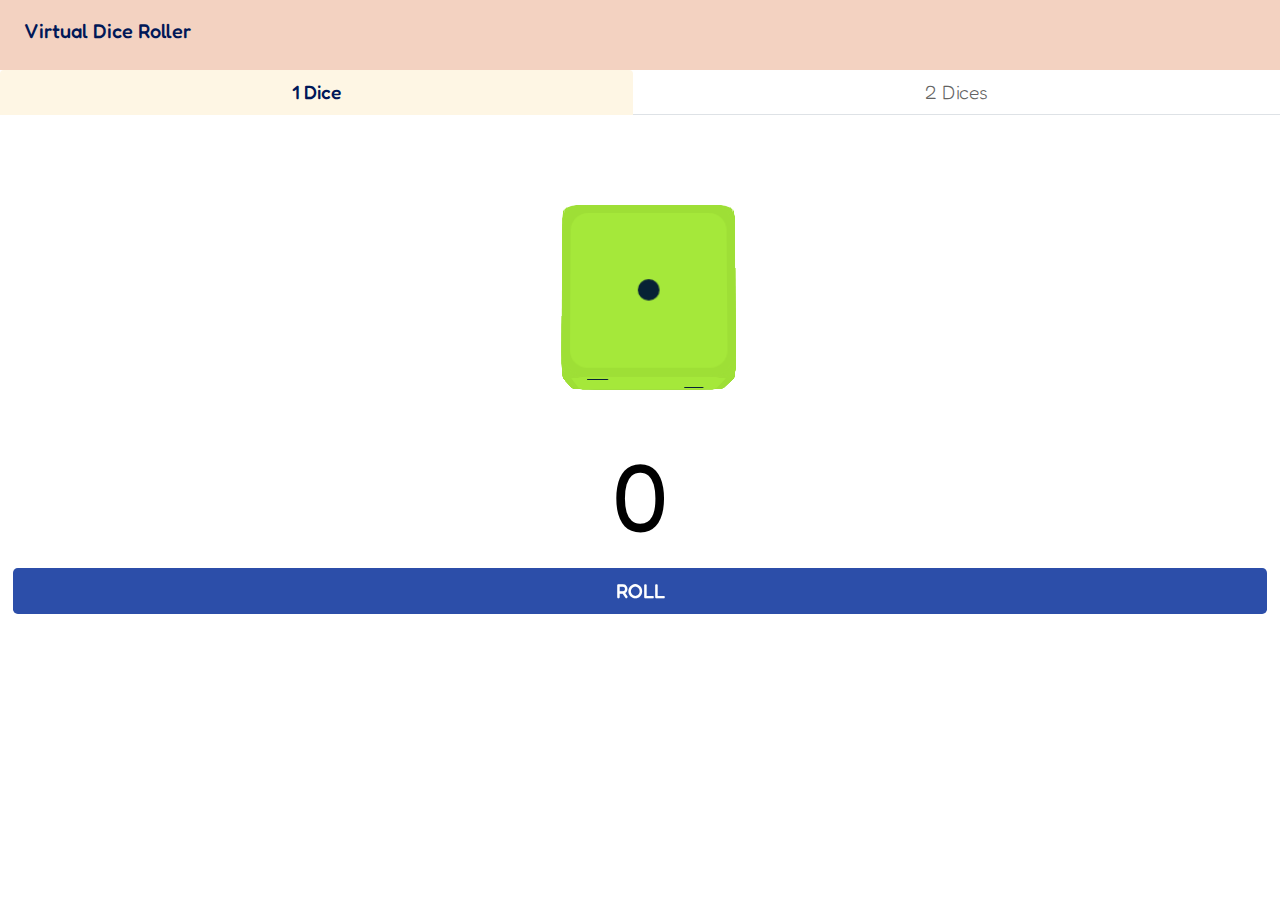
<file: index.html>
<!DOCTYPE html>
<html lang="en">
<head>
    <meta charset="UTF-8">
    <meta http-equiv="X-UA-Compatible" content="IE=edge">
    <meta name="viewport" content="width=device-width, initial-scale=1.0">
    <title>Virtual Dice Roller</title>
    <link rel="stylesheet" href="bootstrap/bootstrap.min.css">
    <link rel="stylesheet" href="bootstrap/bootstrap-reboot.min.css">
    <link rel="stylesheet" href="bootstrap/bootstrap-grid.min.css">
    <link rel="stylesheet" href="global.css">
    <link rel="stylesheet" href="2dices.css">
    <link rel="stylesheet" href="1dice.css">
    <script src="https://code.jquery.com/jquery-3.2.1.slim.min.js" integrity="sha384-KJ3o2DKtIkvYIK3UENzmM7KCkRr/rE9/Qpg6aAZGJwFDMVNA/GpGFF93hXpG5KkN" crossorigin="anonymous"></script>
</head>

<body>
<!-- Masthead -->
    <nav class="navbar navbar-light">
      <span class="navbar-brand p-2 h1">Virtual Dice Roller</span>
    </nav>

<!-- Dice tab -->
    <ul class="nav nav-tabs nav-fill" id="diceTab" role="tablist">
      <li class="nav-item">
        <a class="nav-link active" id="oneDice-tab" data-toggle="tab" href="#oneDice" role="tab" aria-controls="one-dice" aria-selected="false">1 Dice</a>
      </li>

      <li class="nav-item">
        <a class="nav-link" id="twoDices-tab" data-toggle="tab" href="#twoDices" role="tab" aria-controls="two-dices" aria-selected="true">2 Dices</a>
      </li>
    </ul>

    <div class="tab-content" id="myTabContent">
      <div class="tab-pane fade" id="twoDices" role="tabpanel" aria-labelledby="twoDices-tab">
          <div class="dice" id="dices-2">
              <div class="die-list even-roll dice-1-face" data-roll="1" id="die-1">  
                <div class="back-item" data-side="1"></div>
                <div class="back-item" data-side="2"></div>
                <div class="back-item" data-side="3"></div>
                <div class="back-item" data-side="4"></div>
                <div class="back-item" data-side="5"></div>
                <div class="back-item" data-side="6"></div>
                <div class="die-item" data-side="1">
                    <span class="dot"></span>
                </div>
                <div class="die-item" data-side="2">
                    <span class="dot"></span>
                    <span class="dot"></span>
                </div>
                <div class="die-item" data-side="3">
                    <span class="dot"></span>
                    <span class="dot"></span>
                    <span class="dot"></span>
                </div>
                <div class="die-item" data-side="4">
                    <span class="dot"></span>
                    <span class="dot"></span>
                    <span class="dot"></span>
                    <span class="dot"></span>
                </div>
                <div class="die-item" data-side="5">
                    <span class="dot"></span>
                    <span class="dot"></span>
                    <span class="dot"></span>
                    <span class="dot"></span>
                    <span class="dot"></span>
                </div>
                <div class="die-item" data-side="6">
                    <span class="dot"></span>
                    <span class="dot"></span>
                    <span class="dot"></span>
                    <span class="dot"></span>
                    <span class="dot"></span>
                    <span class="dot"></span>
                </div>
              </div>

            <div class="die-list odd-roll dice-2-face" data-roll="1" id="die-2">
              <div class="back-item" data-side="1"></div>
              <div class="back-item" data-side="2"></div>
              <div class="back-item" data-side="3"></div>
              <div class="back-item" data-side="4"></div>
              <div class="back-item" data-side="5"></div>
              <div class="back-item" data-side="6"></div>
              <div class="die-item" data-side="1">
                <span class="dot"></span>
              </div>
              <div class="die-item" data-side="2">
                <span class="dot"></span>
                <span class="dot"></span>
              </div>
              <div class="die-item" data-side="3">
                <span class="dot"></span>
                <span class="dot"></span>
                <span class="dot"></span>
              </div>
              <div class="die-item" data-side="4">
                <span class="dot"></span>
                <span class="dot"></span>
                <span class="dot"></span>
                <span class="dot"></span>
              </div>
              <div class="die-item" data-side="5">
                <span class="dot"></span>
                <span class="dot"></span>
                <span class="dot"></span>
                <span class="dot"></span>
                <span class="dot"></span>
              </div>
              <div class="die-item" data-side="6">
                <span class="dot"></span>
                <span class="dot"></span>
                <span class="dot"></span>
                <span class="dot"></span>
                <span class="dot"></span>
                <span class="dot"></span>
              </div>
            </div>
            
            <!-- <span class="dice-number" id="number-1">0</span>
            <span class="dice-number" id="number-2">0</span> -->
            <div class="total-number"><span id="total-number">0</span></div>
            <button type="button" id="roll-button-1" class="btn btn-primary btn-lg btn-block">ROLL</button>
        </div>
      </div>

      <div class="tab-pane fade show active" id="oneDice" role="tabpanel" aria-labelledby="oneDice-tab">
        <div class="dice" id="dice-3">
            <div class="die-list even-roll dice-3-face" data-roll="1" id="die-3">
              <div class="back-item" data-side="1"></div>
              <div class="back-item" data-side="2"></div>
              <div class="back-item" data-side="3"></div>
              <div class="back-item" data-side="4"></div>
              <div class="back-item" data-side="5"></div>
              <div class="back-item" data-side="6"></div>
              <div class="die-item" data-side="1">
                  <span class="dot"></span>
              </div>
              <div class="die-item" data-side="2">
                  <span class="dot"></span>
                  <span class="dot"></span>
              </div>
              <div class="die-item" data-side="3">
                  <span class="dot"></span>
                  <span class="dot"></span>
                  <span class="dot"></span>
              </div>
              <div class="die-item" data-side="4">
                  <span class="dot"></span>
                  <span class="dot"></span>
                  <span class="dot"></span>
                  <span class="dot"></span>
              </div>
              <div class="die-item" data-side="5">
                  <span class="dot"></span>
                  <span class="dot"></span>
                  <span class="dot"></span>
                  <span class="dot"></span>
                  <span class="dot"></span>
              </div>
              <div class="die-item" data-side="6">
                  <span class="dot"></span>
                  <span class="dot"></span>
                  <span class="dot"></span>
                  <span class="dot"></span>
                  <span class="dot"></span>
                  <span class="dot"></span>
              </div>
              <div class="back-face-1 back-face"></div>
              <div class="back-face-2 back-face"></div>
              <div class="back-face-3 back-face"></div>
            </div>

            <span id="number-3">0</span>
            <button type="button" id="roll-button-2" class="btn btn-primary btn-lg btn-block">ROLL</button>
        </div>
      </div>
    </div>

    <script src="app.js"></script>
    <script src="bootstrap-js/jquery-3.2.1.slim.min.js"></script>
    <script src="https://cdnjs.cloudflare.com/ajax/libs/popper.js/1.12.9/umd/popper.min.js" integrity="sha384-ApNbgh9B+Y1QKtv3Rn7W3mgPxhU9K/ScQsAP7hUibX39j7fakFPskvXusvfa0b4Q" crossorigin="anonymous"></script>
    <script src="bootstrap-js/bootstrap.min.js"></script>

</body>
</html>
</file>
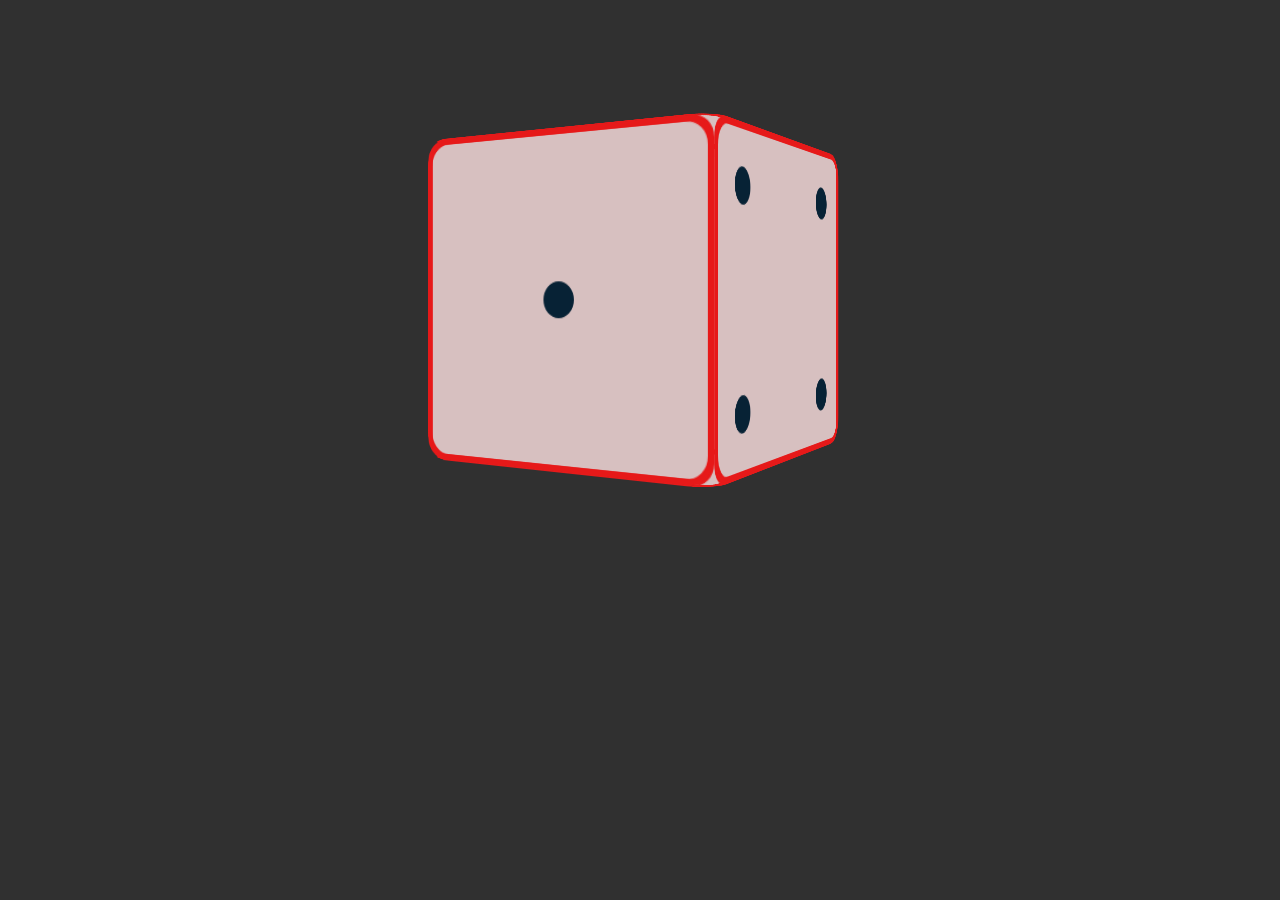
<file: test/test.html>
<!DOCTYPE html>
<html lang="en">
<head>
    <meta charset="UTF-8">
    <meta http-equiv="X-UA-Compatible" content="IE=edge">
    <meta name="viewport" content="width=device-width, initial-scale=1.0">
    <title>Test</title>
    <link rel="stylesheet" href="test.css">
</head>
<body>
    <div class="contenedor"> 
        <div class="cubo">
            <div class="cara" data-side="1">
                <span class="dot"></span>
            </div>
            <div class="cara" data-side="2">
                <span class="dot"></span>
                <span class="dot"></span>
            </div>
            <div class="cara" data-side="3">
                <span class="dot"></span>
                <span class="dot"></span>
                <span class="dot"></span>
            </div>
            <div class="cara" data-side="4">
                <span class="dot"></span>
                <span class="dot"></span>
                <span class="dot"></span>
                <span class="dot"></span>
            </div>
            <div class="cara" data-side="5">
                <span class="dot"></span>
                <span class="dot"></span>
                <span class="dot"></span>
                <span class="dot"></span>
                <span class="dot"></span>
            </div>
            <div class="cara" data-side="6">
                <span class="dot"></span>
                <span class="dot"></span>
                <span class="dot"></span>
                <span class="dot"></span>
                <span class="dot"></span>
                <span class="dot"></span>
            </div>
            <div class="cara-fondo"></div>
            <div class="cara-fondo"></div>
            <div class="cara-fondo"></div>
            <div class="cara-fondo"></div>
            <div class="cara-fondo"></div>
            <div class="cara-fondo"></div>
            <div class="cara-fondo"></div>
            <div class="cara-fondo"></div>
        </div>
    </div>
</body>
</html>
</file>
<file: global.css>
@import url('https://fonts.googleapis.com/css2?family=Fredoka+One&display=swap');

* {
    margin: 0;
    padding: 0;
    vertical-align: baseline;
    box-sizing: content-box;
    font-family: 'Fredoka One', cursive;
  }
  
  html {
    font-family: system-ui, sans-serif;
  }
  body {
    background: no-repeat #ffffff;
    overflow: hidden;
    height: 100vh;
  }

  nav {
    background-color: #f3d2c1;
  }

  .navbar-brand {
    color: #001858 !important;
  }

  .nav-tabs > .nav-item > .nav-link {
    font-size:larger;
  }

  .nav-tabs > .nav-item > .nav-link {
    border: none;
    font-weight: 300;
    color: #636363;
  }

  .nav-tabs > .nav-item > .active {
    background-color: #fef6e4;
    color: #001858;
    font-weight: 500;
  }

  .nav-tabs {
    background-color: #ffffff;
  }

  .btn-primary {
    font-weight: 500;
    color: #ffffff;
    background-color: #2c4ea9;
    border: none;
  }

  .btn-primary:hover {
    cursor: pointer;
    font-weight: 600;
    color: #fff;
    background-color: #234194;
  }

  .even-roll {
    transition: transform 1.5s ease-out;
  }

  .odd-roll {
    transition: transform 1.25s ease-out;
  }

  /* @media (min-width: 600px) {
    .dice {
     perspective: 1300px;
    }

    #dice-3 {
      perspective: 800px;
    }


  }

  @media (max-width: 500px) {
    .dice {
      perspective: 900px;
    }
  }

  @media (max-width: 768px) {

    #dice-3 {
      perspective: 580px;
    }
    .dice-3-face {
      margin-left: 7.5rem;
    }
  } */
</file>
<file: 2dices.css>
/* Dice construct */
#twoDices > .dice {
    display: grid;
    grid-template-columns: repeat(2, minmax(8rem, 1fr));
    justify-items: center;
    perspective: 1154px;
    perspective-origin: 50% 80%;
    margin: 1.8rem;
  }
  
  #twoDices > .dice > #die-1 > .die-item {
    position: absolute;
    background-color: #fccc2d;
    border: 7.75px solid #eec12a;
    border-radius: 1.5em;
    display: grid;
    grid-column: 1;
    grid-row: 1;
    grid-template-areas:
      "one two three"
      "four five six"
      "seven eight nine";
    grid-template-columns: repeat(3, 1fr);
    grid-template-rows: repeat(3, 1fr);
  }

  #twoDices > .dice > #die-2 > .die-item {
    position: absolute;
    background-color: #a5e83a;
    border: 7.75px solid #9edf36;
    border-radius: 1.5em;
    display: grid;
    grid-column: 1;
    grid-row: 1;
    grid-template-areas:
      "one two three"
      "four five six"
      "seven eight nine";
    grid-template-columns: repeat(3, 1fr);
    grid-template-rows: repeat(3, 1fr);
  }


  #dices-2 > .die-list > .back-item[data-side="1"]{
    transform: rotate3d(0, 0, 0, 90deg) translateZ(3.7rem);
  }
  #dices-2 > .die-list > .back-item[data-side="2"]{
    transform: rotate3d(-1, 0, 0, 90deg) translateZ(3.7rem);
  }
  #dices-2 > .die-list > .back-item[data-side="3"]{
    transform: rotate3d(0, 1, 0, 90deg) translateZ(3.7rem);
  }
  #dices-2 > .die-list > .back-item[data-side="4"]{
    transform: rotate3d(0, -1, 0, 90deg) translateZ(3.7rem);
  }
  #dices-2 > .die-list > .back-item[data-side="5"]{
    transform: rotate3d(1, 0, 0, 90deg) translateZ(3.7rem);
  }
  #dices-2 > .die-list > .back-item[data-side="6"]{
    transform: rotate3d(1, 0, 0, 180deg) translateZ(3.7rem);
  }

  #dices-2 > .die-list > .die-item[data-side="1"] {
    transform: rotate3d(0, 0, 0, 90deg) translateZ(3.78rem);
  }
  #dices-2 > .die-list > .die-item[data-side="2"] {
    transform: rotate3d(-1, 0, 0, 90deg) translateZ(3.78rem);
  }
  #dices-2 > .die-list > .die-item[data-side="3"] {
    transform: rotate3d(0, 1, 0, 90deg) translateZ(3.78rem);
  }
  #dices-2 > .die-list > .die-item[data-side="4"] {
    transform: rotate3d(0, -1, 0, 90deg) translateZ(3.78rem);
  }
  #dices-2 > .die-list > .die-item[data-side="5"] {
    transform: rotate3d(1, 0, 0, 90deg) translateZ(3.78rem);
  }
  #dices-2 > .die-list > .die-item[data-side="6"] {
    transform: rotate3d(1, 0, 0, 180deg) translateZ(3.78rem);
  }


  #die-1 > .die-item > .dot {
    align-self: center;
    background-color: #f74d1a;
    border-radius: 50%;
    /* box-shadow: inset -0.15rem 0.15rem 0.25rem rgba(0, 0, 0, 0.5); */
    display: block;
    height: 1.25rem;
    width: 1.25rem;
    justify-self: center;
  }

  #die-1 > .back-item {
    position: absolute;
    background-color: #eec12a !important;
    border: 8.2px solid #eec12a !important;
    border-radius: 0.8rem;
  }

  #die-2 > .back-item {
    position: absolute;
    background-color: #a5e83a;
    border: 8.2px solid #a5e83a;
    border-radius: 0.8rem;
  }

  /* 1st and 2nd Dice grid position */
  #die-1 {
    text-align: center;
    grid-column-start: 1;
    grid-column-end: 2;
  }

  #die-2 {
    text-align: center;
    grid-column-start: 2;
    grid-column-end: 3;
  }

  /* 1st and 2nd Dice numbers */
  #number-1 {
    text-align: center;
    font-size: 2.2rem;
    color: #112e7e;
    grid-column-start: 1;
    grid-column-end: 2;
    display: none;
  }

  #number-2 {
    text-align: center;
    font-size: 2.2rem;
    color: #112e7e;
    grid-column-start: 2;
    grid-column-end: 3;
    display: none;
  }

  /* Total numbers */
  .total-number {
    font-size:6rem;
    color: #000000;
    grid-row-start: 2;
    grid-row-end: 3;
    grid-column-start: 1;
    grid-column-end: 5;
  }

  /* Roll dice button */
  #roll-button-1 {
    grid-row-start: 3;
    grid-row-end: 4;
    grid-column-start: 1;
    grid-column-end: 5;
  }
</file>
<file: 1dice.css>
/* Dice construct */
#oneDice > .dice {
    display: grid;
    grid-template-columns: 1fr;
    -webkit-perspective: 1000px;
    perspective: 1000px;
    perspective-origin: 50% 50%;
    margin: 1.8rem;
    justify-items: center;
  }
  
  #dice-3 > .die-list, 
  #dice-3 > .die-list > .back-item, 
  #dice-3 > .die-list > .die-item, 
  #dice-3 > .die-list > .back-face{
    height: 9rem;
    width: 9rem;
  }
  
  #dices-2 > .die-list, 
  #dices-2 > .die-list > .back-item, 
  #dices-2 > .die-list > .die-item, 
  #dices-2 > .die-list > .back-face{
    height: 6.5rem;
    width: 6.5rem;
  }

  #dice-3 > .die-list,
  #dices-2 > .die-list
  {
    -webkit-transform-style: preserve-3d;
    transform-style: preserve-3d;
    margin: 5rem auto 3.5rem;
  }

  #dice-3 > .die-list> .die-item, 
  #dices-2 > .die-list> .die-item
  {
    position: absolute;
    background-color: #a5e83a;
    border: 8px solid #9edf36;
    border-radius: 1.5em;
    display: grid;
    grid-column: 1;
    grid-row: 1;
    grid-template-areas:
      "one two three"
      "four five six"
      "seven eight nine";
    grid-template-columns: repeat(3, 1fr);
    grid-template-rows: repeat(3, 1fr);
  }

  .dot {
    align-self: center;
    background-color: #072235;
    border-radius: 50%;
    /* box-shadow: inset -0.15rem 0.15rem 0.25rem rgba(0, 0, 0, 0.5); */
    display: block;
    height: 1.25rem;
    justify-self: center;
    width: 1.25rem;
  }

  #dice-3 > .die-list > .back-item,
  #dices-2 > .die-list > .back-item
  {
    position: absolute;
    background-color: #9edf36;
    border: 8.2px solid #9edf36;
    border-radius: 0.8rem;
  }

  .even-roll[data-roll="1"] {
    transform: rotateX(5deg) rotateY(720deg) rotateZ(360deg);
  }
  .even-roll[data-roll="2"] {
    transform: rotateX(92deg) rotateY(720deg) rotateZ(360deg);
  }
  .even-roll[data-roll="3"] {
    transform: rotateX(5deg) rotateY(630deg) rotateZ(360deg);
  }
  .even-roll[data-roll="4"] {
    transform: rotateX(5deg) rotateY(810deg) rotateZ(360deg);
  }
  .even-roll[data-roll="5"] {
    transform: rotateX(275deg) rotateY(720deg) rotateZ(360deg);
  }
  .even-roll[data-roll="6"] {
    transform: rotateX(5deg) rotateY(900deg) rotateZ(360deg);
  }

  .odd-roll[data-roll="1"] {
    transform: rotateX(-355deg) rotateY(-720deg) rotateZ(-360deg);
  }
  .odd-roll[data-roll="2"] {
    transform: rotateX(-268deg) rotateY(-720deg) rotateZ(-360deg);
  }
  .odd-roll[data-roll="3"] {
    transform: rotateX(-355deg) rotateY(-810deg) rotateZ(-360deg);
  }
  .odd-roll[data-roll="4"] {
    transform: rotateX(-355deg) rotateY(-630deg) rotateZ(-360deg);
  }
  .odd-roll[data-roll="5"] {
    transform: rotateX(-445deg) rotateY(-720deg) rotateZ(-360deg);
  }
  .odd-roll[data-roll="6"] {
    transform: rotateX(-355deg) rotateY(-900deg) rotateZ(-360deg);
  }

  #dice-3 > .die-list > .back-item[data-side="1"]{
    transform: rotate3d(0, 0, 0, 90deg) translateZ(4.8rem);
  }
  #dice-3 > .die-list > .back-item[data-side="2"]{
    transform: rotate3d(-1, 0, 0, 90deg) translateZ(4.8rem);
  }
  #dice-3 > .die-list > .back-item[data-side="3"]{
    transform: rotate3d(0, 1, 0, 90deg) translateZ(4.8rem);
  }
  #dice-3 > .die-list > .back-item[data-side="4"]{
    transform: rotate3d(0, -1, 0, 90deg) translateZ(4.8rem);
  }
  #dice-3 > .die-list > .back-item[data-side="5"]{
    transform: rotate3d(1, 0, 0, 90deg) translateZ(4.6rem);
  }
  #dice-3 > .die-list > .back-item[data-side="6"]{
    transform: rotate3d(1, 0, 0, 180deg) translateZ(4.8rem);
  }

  #dice-3 > .die-list > .die-item[data-side="1"] {
    transform: rotate3d(0, 0, 0, 90deg) translateZ(5rem);
  }
  #dice-3 > .die-list > .die-item[data-side="2"] {
    transform: rotate3d(-1, 0, 0, 90deg) translateZ(5rem);
  }
  #dice-3 > .die-list > .die-item[data-side="3"] {
    transform: rotate3d(0, 1, 0, 90deg) translateZ(5rem);
  }
  #dice-3 > .die-list > .die-item[data-side="4"] {
    transform: rotate3d(0, -1, 0, 90deg) translateZ(5rem);
  }
  #dice-3 > .die-list > .die-item[data-side="5"] {
    transform: rotate3d(1, 0, 0, 90deg) translateZ(5rem);
  }
  #dice-3 > .die-list > .die-item[data-side="6"] {
    transform: rotate3d(1, 0, 0, 180deg) translateZ(5rem);
  }

  [data-side="1"] .dot:nth-of-type(1) {
    grid-area: five;
  }
  [data-side="2"] .dot:nth-of-type(1) {
    grid-area: one;
  }
  [data-side="2"] .dot:nth-of-type(2) {
    grid-area: nine;
  }
  [data-side="3"] .dot:nth-of-type(1) {
    grid-area: one;
  }
  [data-side="3"] .dot:nth-of-type(2) {
    grid-area: five;
  }
  [data-side="3"] .dot:nth-of-type(3) {
    grid-area: nine;
  }
  [data-side="4"] .dot:nth-of-type(1) {
    grid-area: one;
  }
  [data-side="4"] .dot:nth-of-type(2) {
    grid-area: three;
  }
  [data-side="4"] .dot:nth-of-type(3) {
    grid-area: seven;
  }
  [data-side="4"] .dot:nth-of-type(4) {
    grid-area: nine;
  }
  [data-side="5"] .dot:nth-of-type(1) {
    grid-area: one;
  }
  [data-side="5"] .dot:nth-of-type(2) {
    grid-area: three;
  }
  [data-side="5"] .dot:nth-of-type(3) {
    grid-area: five;
  }
  [data-side="5"] .dot:nth-of-type(4) {
    grid-area: seven;
  }
  [data-side="5"] .dot:nth-of-type(5) {
    grid-area: nine;
  }
  [data-side="6"] .dot:nth-of-type(1) {
    grid-area: one;
  }
  [data-side="6"] .dot:nth-of-type(2) {
    grid-area: three;
  }
  [data-side="6"] .dot:nth-of-type(3) {
    grid-area: four;
  }
  [data-side="6"] .dot:nth-of-type(4) {
    grid-area: six;
  }
  [data-side="6"] .dot:nth-of-type(5) {
    grid-area: seven;
  }
  [data-side="6"] .dot:nth-of-type(6) {
    grid-area: nine;
  }

  /* Inner background of dice */
  .dice-3-face > .back-face-1 {
    transform: rotateX(360deg) rotateY(720deg) rotateZ(360deg);
    content: '';
    position: absolute;
    background-color: #9edf36;
    height: 100%;
    width: 100%;
    border-radius: 1rem;
  }

  .dice-3-face > .back-face-2 {
    transform: rotateX(450deg) rotateY(720deg) rotateZ(360deg);
    content: '';
    position: absolute;
    background-color: #9edf36;
    height: 100%;
    width: 100%;
    border-radius: 1rem;
  }

  .dice-3-face > .back-face-3 {
    transform: rotateX(360deg) rotateY(810deg) rotateZ(360deg);
    content: '';
    position: absolute;
    background-color: #9edf36;
    height: 100%;
    width: 100%;
    border-radius: 1rem;
  }

  /* 3rd Dice grid position */

  /* Dice number */
  #number-3 {
    font-size: 6rem;
    color: #000000;
    grid-column-start: 1;
    grid-column-end:2;
  }

  /* Roll dice button */
  #roll-button-2 {
    grid-column-start: 1;
    grid-column-end: 3;
  }
</file>
<file: test/test.css>
body{
    background: #303030;
  }
  .contenedor {
      -webkit-perspective: 1000px;
      perspective: 1000px;
      perspective-origin: 50% 50%;
  }
  
  .cubo, .cubo .cara, .cubo .cara-fondo {
      height: 18rem;
      width: 18rem;
  }
  
  .cubo {
      -webkit-transform-style: preserve-3d;
      transform-style: preserve-3d;
  
      -webkit-transform: rotateX(0deg) rotateY(-30deg);
      transform: rotateX( 0deg ) rotateY( -30deg );
      margin: 150px auto;
  
      -webkit-animation: giro 20s infinite linear;
      animation: giro 20s infinite linear;
  }
  
  .cubo .cara {
      position: absolute;
      border: 5px solid rgb(230, 25, 25);
      border-radius: 25px;
      display: grid;
      grid-column: 1;
      grid-row: 1;
      grid-template-areas:
      "one two three"
      "four five six"
      "seven eight nine"
      ;
      grid-template-columns: repeat(3, 1fr);
      grid-template-rows: repeat(3, 1fr);
  }
  
  .dot {
    align-self: center;
    background-color: #072235;
    border-radius: 50%;
    /* box-shadow: inset -0.15rem 0.15rem 0.25rem rgba(0, 0, 0, 0.5); */
    display: block;
    height: 2rem;
    width: 2rem;
    justify-self: center;
  }

  [data-side="1"] .dot:nth-of-type(1) {
    grid-area: five;
  }
  [data-side="2"] .dot:nth-of-type(1) {
    grid-area: one;
  }
  [data-side="2"] .dot:nth-of-type(2) {
    grid-area: nine;
  }
  [data-side="3"] .dot:nth-of-type(1) {
    grid-area: one;
  }
  [data-side="3"] .dot:nth-of-type(2) {
    grid-area: five;
  }
  [data-side="3"] .dot:nth-of-type(3) {
    grid-area: nine;
  }
  [data-side="4"] .dot:nth-of-type(1) {
    grid-area: one;
  }
  [data-side="4"] .dot:nth-of-type(2) {
    grid-area: three;
  }
  [data-side="4"] .dot:nth-of-type(3) {
    grid-area: seven;
  }
  [data-side="4"] .dot:nth-of-type(4) {
    grid-area: nine;
  }
  [data-side="5"] .dot:nth-of-type(1) {
    grid-area: one;
  }
  [data-side="5"] .dot:nth-of-type(2) {
    grid-area: three;
  }
  [data-side="5"] .dot:nth-of-type(3) {
    grid-area: five;
  }
  [data-side="5"] .dot:nth-of-type(4) {
    grid-area: seven;
  }
  [data-side="5"] .dot:nth-of-type(5) {
    grid-area: nine;
  }
  [data-side="6"] .dot:nth-of-type(1) {
    grid-area: one;
  }
  [data-side="6"] .dot:nth-of-type(2) {
    grid-area: three;
  }
  [data-side="6"] .dot:nth-of-type(3) {
    grid-area: four;
  }
  [data-side="6"] .dot:nth-of-type(4) {
    grid-area: six;
  }
  [data-side="6"] .dot:nth-of-type(5) {
    grid-area: seven;
  }
  [data-side="6"] .dot:nth-of-type(6) {
    grid-area: nine;
  }

  .cubo .cara img {
      border-radius: 25px;
  }
  
  .cubo .cara-fondo{
      background: rgb(215, 192, 192);
      position: absolute;
      border: 5px solid rgb(230, 25, 25);
      border-radius: 19px;
  
  }
  
  /*Cara frontal*/
  .cubo .cara:nth-child(1) {
      -webkit-transform: translateZ(150px);
      transform: translateZ(150px);
  }
  /*Cara posterior*/
  .cubo .cara:nth-child(2) {
      -webkit-transform: rotateY(180deg) translateZ(150px);
      transform: rotateY(180deg) translateZ(150px);
  }
  /*Cara izquierda*/
  .cubo .cara:nth-child(3) {
      -webkit-transform: rotateY(-90deg) translateZ(150px);
      transform: rotateY(-90deg) translateZ(150px);
  }
  /*Cara derecha*/
  .cubo .cara:nth-child(4) {
      -webkit-transform: rotateY(90deg) translateZ(150px);
      transform: rotateY(90deg) translateZ(150px);
  }
  /*Cara superior*/
  .cubo .cara:nth-child(5) {
      -webkit-transform: rotateX(90deg) translateZ(150px);
      transform: rotateX(90deg) translateZ(150px);
  }
  /*Cara inferior*/
  .cubo .cara:nth-child(6) {
      -webkit-transform: rotateX(-90deg) translateZ(150px);
      transform: rotateX(-90deg) translateZ(150px);
  }
  
  
  /************Caras posteriores*************/
  /*Cara frontal*/
  .cubo .cara-fondo:nth-child(7) {
      -webkit-transform: translateZ(149px);
      transform: translateZ(149px);
  }
  /*Cara posterior*/
  .cubo .cara-fondo:nth-child(8) {
      -webkit-transform: rotateY(180deg) translateZ(149px);
      transform: rotateY(180deg) translateZ(149px);
  }
  /*Cara izquierda*/
  .cubo .cara-fondo:nth-child(9) {
      -webkit-transform: rotateY(-90deg) translateZ(149px);
      transform: rotateY(-90deg) translateZ(149px);
  }
  /*Cara derecha*/
  .cubo .cara-fondo:nth-child(10) {
      -webkit-transform: rotateY(90deg) translateZ(149px);
      transform: rotateY(90deg) translateZ(149px);
  }
  /*Cara superior*/
  .cubo .cara-fondo:nth-child(11) {
      -webkit-transform: rotateX(90deg) translateZ(149px);
      transform: rotateX(90deg) translateZ(149px);
  }
  /*Cara inferior*/
  .cubo .cara-fondo:nth-child(12) {
      -webkit-transform: rotateX(-90deg) translateZ(149px);
      transform: rotateX(-90deg) translateZ(149px);
  }
  
  /*Caras interiores para formar una cruz en el centro*/
  .cubo .cara-fondo:nth-child(13) {
      -webkit-transform: rotateX(180deg);
      transform: rotateX(180deg);
  }
  
  .cubo .cara-fondo:nth-child(14) {
      -webkit-transform: rotateY(90deg);
      transform: rotateY(90deg);
  }
  
  .cubo .cara-fondo:nth-child(15) {
      -webkit-transform: rotateX(90deg);
      transform: rotateX(90deg);
  }
  
  @-webkit-keyframes giro {
      0% { -webkit-transform: rotateX(-45deg) rotateY(0deg); }
      50% { -webkit-transform: rotateX(45deg) rotateY(360deg); }
      100% { -webkit-transform: rotateX(-45deg) rotateY(720deg); }
  }
  
  @keyframes giro {
      0% { transform: rotateX(-45deg) rotateY(0deg); }
      50% { transform: rotateX(45deg) rotateY(360deg); }
      100% { transform: rotateX(-45deg) rotateY(720deg); }
  }
  
  @-webkit-keyframes giro360 {
      0% { -webkit-transform: rotateX(  0deg) rotateY(  0deg); }
    100% { -webkit-transform: rotateX(360deg) rotateY(360deg); }
  }
  
  @keyframes giro360 {
      0% { transform: rotateX(  0deg) rotateY(  0deg); }
    100% { transform: rotateX(360deg) rotateY(360deg); }
  }
</file>
